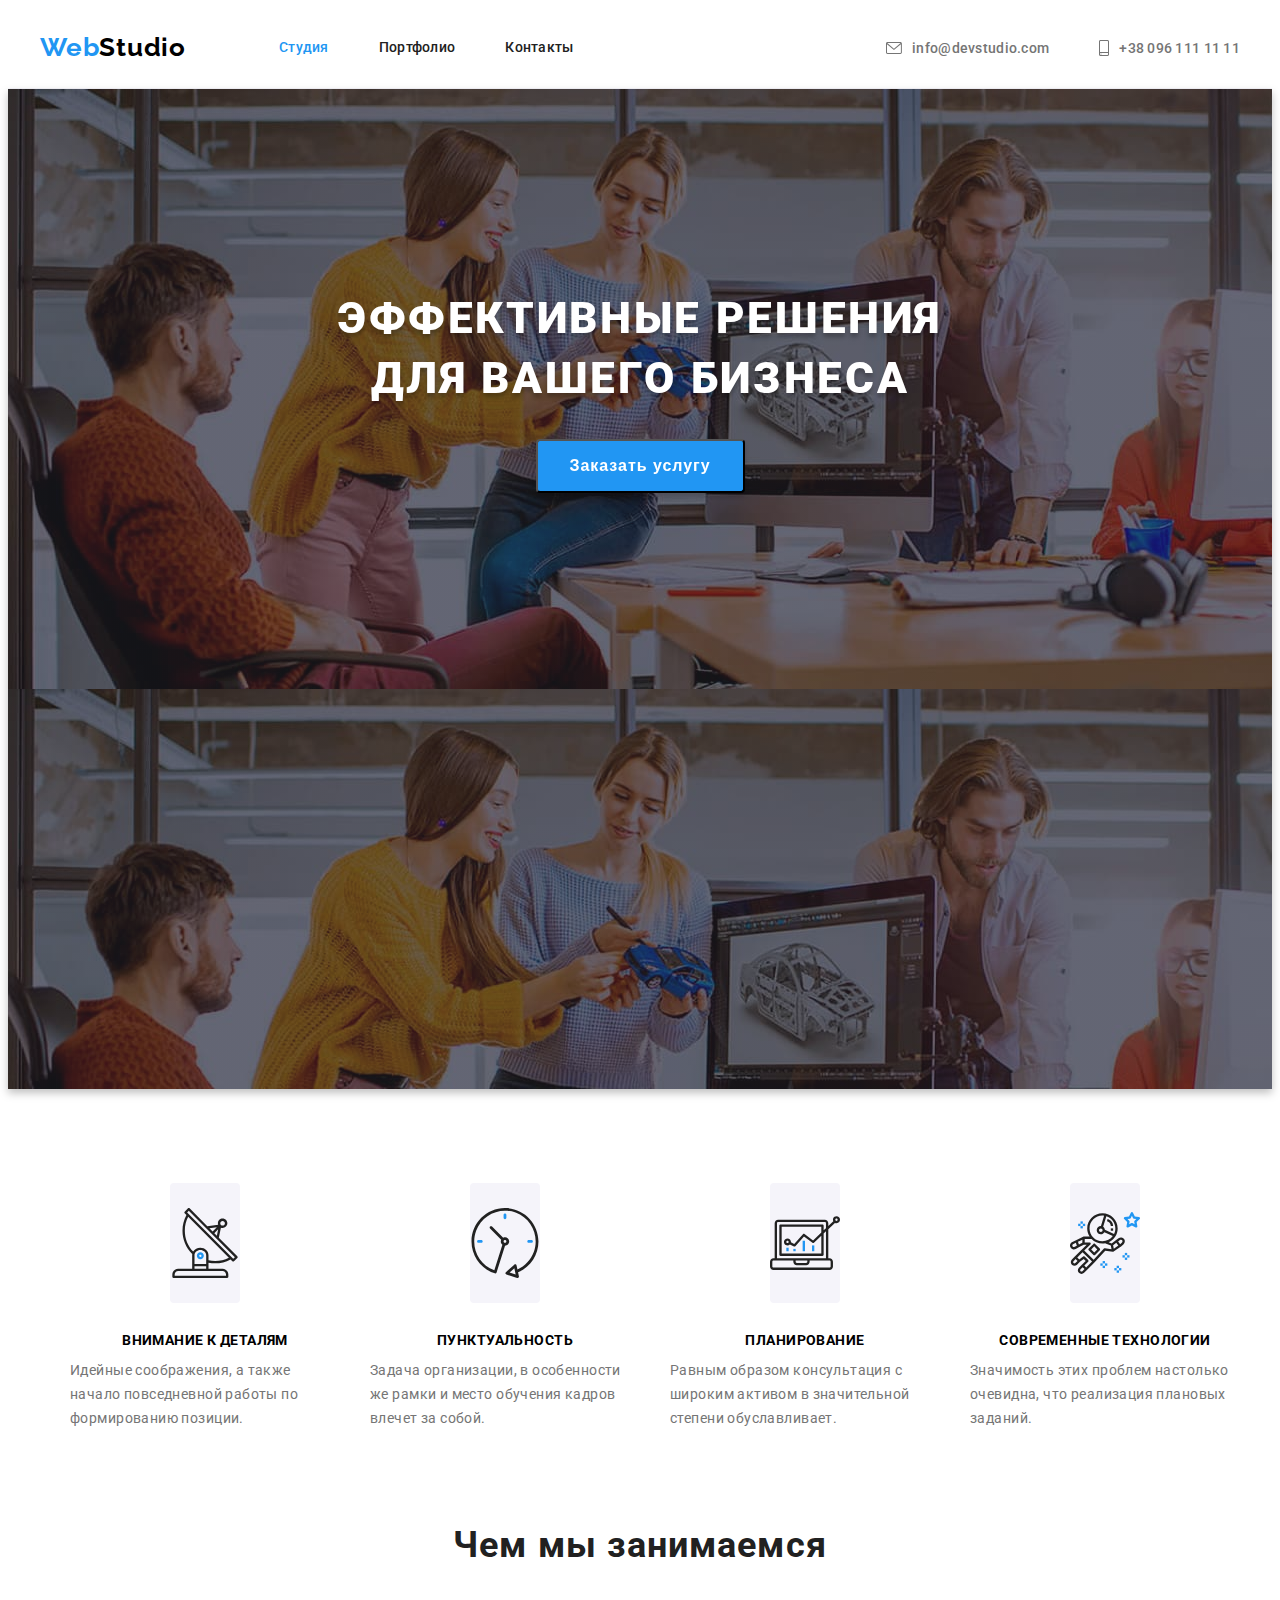
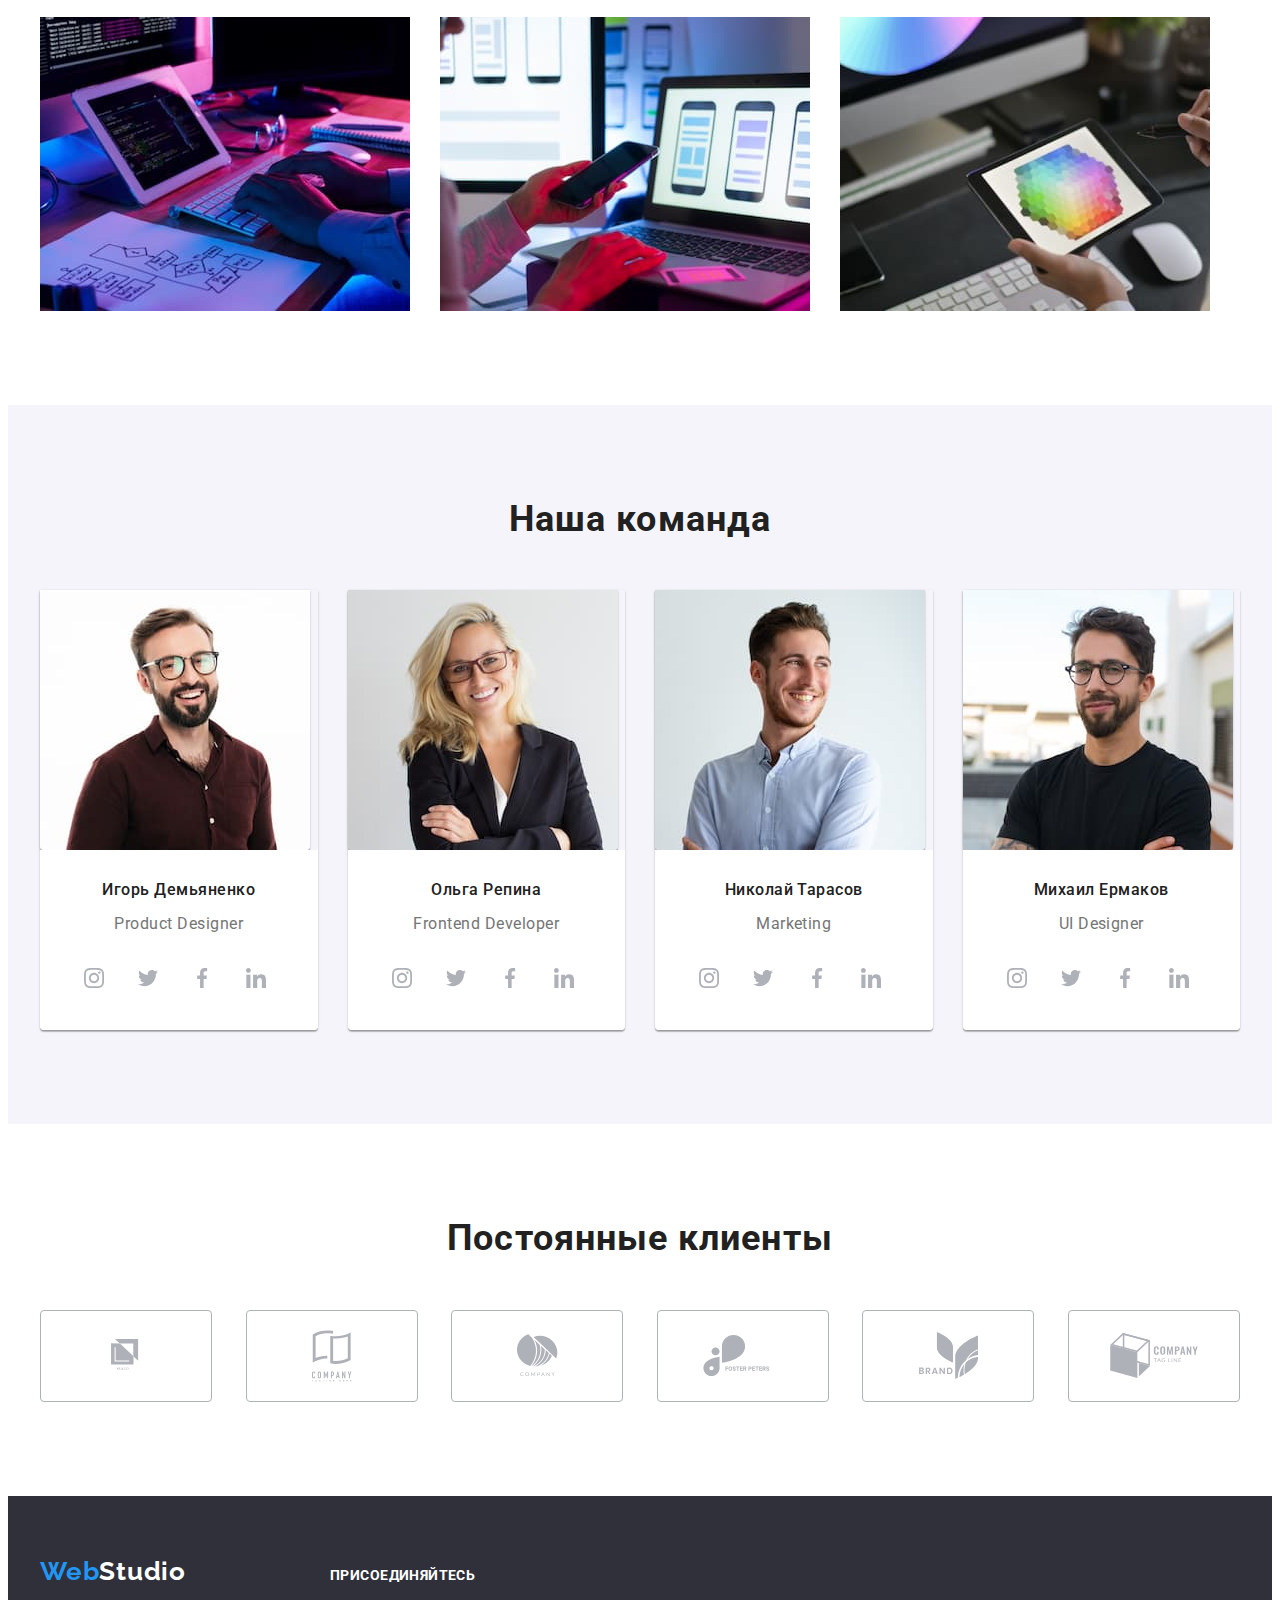
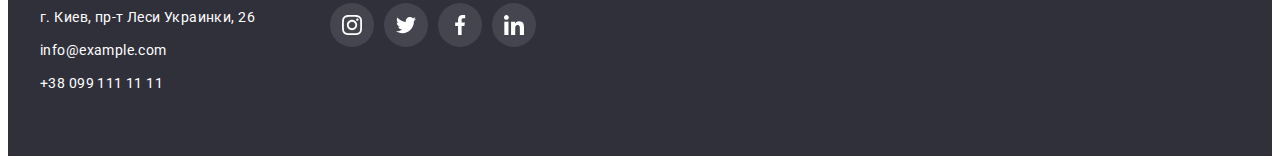
<file: index.html>
<!DOCTYPE html>
<html lang="ru">
<head>
    <meta charset="UTF-8">
    <meta name="viewport" content="width=device-width, initial-scale=1.0">
    <title>WebStudio</title>
    <link rel="stylesheet" href="https://cdnjs.cloudflare.com/ajax/libs/modern-normalize/1.0.0/modern-normalize.min.css" integrity="sha512-ISS7cAi1PEhQ8jnbJpJZMd29NlhNj4AWYyLOSp2CE/CsHxTCu+r+t0D2yoJudVrd0/8fTVPUVDzY5Tvli75u/g==" crossorigin="anonymous" />
    <link rel="preconnect" href="https://fonts.gstatic.com">
    <link href="https://fonts.googleapis.com/css2?family=Raleway:wght@700&family=Roboto:wght@400;500;700;900&display=swap" 
          rel="stylesheet">
    <link rel="stylesheet" href="css/studio.css">
</head>

    <body>
         <!--Header-->
         <header class="header">
          <div class="container container-header"> 
          <nav class="header-nav">
              <a class="logo link" href="index.html" lang="en">Web<span class="logo-web-header">Studio</span></a>
         <ul class="nav-list list">
           <li class="nav-list-item"><a class="link nav-link current" href="./index.html">Студия</a></li>
           <li class="nav-list-item"><a class="link nav-link" href="./portfolio.html">Портфолио</a></li>
           <li class="nav-list-item"><a class="link nav-link" href="#">Контакты</a></li>
         </ul>
      </nav> 
  
      <!--Контакти-->
      <ul class="list list-contact">
         <li class="contacts-list-item">
           <a class="mail-link link" href="mailto:info@devstudio.com">
            <svg width="16" height="12" class="auth-icon">
              <use href="./images/icons.svg#icon-envelope"></use>
            </svg>
             info@devstudio.com</a>
          </li>
         <li class="contacts-list-item">
           <a class="tel-link link" href="tel:+380961111111">
            <svg width="10" height="16" class="auth-icon">
              <use href="./images/icons.svg#icon-smartphone"></use>
            </svg> 
            +38 096 111 11 11</a>
          </li>
      </ul>    
     </div>
   </header> 

     
     <main>
        <!--Hero-->
        <section class="hero bg-img">
            <div class="container">
             <h1 class="hero-title">Эффективные решения <br> для вашего бизнеса</h1>
             <button class="modal-btn" type="button">Заказать услугу</button> 
            </div>
        </section>

      <!--features-->
      <section class="features">
        <div class="container">
     <h2 class="hidden-title visually-hidden" hidden>особенности</h2>
     <ul class="list features-item">
         
         <li class="title-f">
             <div class="thumb">
                <svg class="thumb-icon">
                    <use href="./images/icons.svg#icon-antenna-1"></use>
                  </svg>
             </div>
         <h3 class="title-features">Внимание к деталям</h3>
         <p class="features-dis">Идейные соображения, а также <br/> начало повседневной работы по <br/> формированию позиции.</p>
        </li>
     
        <li class="title-f">
            <div class="thumb">
                <svg class="thumb-icon">
                  <use href="./images/icons.svg#icon-clock-1"></use>
                </svg>
              </div>
        <h3 class="title-features">Пунктуальность</h3>
        <p class="features-dis">Задача организации, в особенности <br/> же рамки и место обучения кадров <br/> влечет за собой.</p>
        </li>

        <li class="title-f">
            <div class="thumb">
               <svg class="thumb-icon">
                   <use href="./images/icons.svg#icon-diagram-1"></use>
                 </svg>
            </div>
        <h3 class="title-features">Планирование</h3>
        <p class="features-dis">Равным образом консультация с <br/> широким активом в значительной <br/> степени обуславливает.</p>
       </li>

       <li class="title-f">
        <div class="thumb">
           <svg class="thumb-icon">
               <use href="./images/icons.svg#icon-astronaut-1"></use>
             </svg>
        </div>
    <h3 class="title-features">Современные технологии</h3>
    <p class="features-dis">Значимость этих проблем настолько <br/> очевидна, что реализация плановых <br/> заданий.</p>
   </li>
   </ul>
         </div>
      </section>

    <!--What-are-we-doing-->
    <section class="what-we-do">
        <div class="container">   
    <h2 class="title-chapter">Чем мы занимаемся</h2>
        
    <ul class="list img-what-we-do">
        <li class="about-list-item">
            <img class="about-list-img"
                src="./images/image_(9).jpg" 
                 alt="пальці працюють на клавіатурі планшету" 
                 width="370"
                 height="294">
        </li>

        <li class="about-list-item">
            <img class="about-list-img"
                src="./images/image_(11).jpg" 
                 alt="дівчина тримає в руках моб, на фоні ноутбука" 
                 width="370"
                 height="294">
        </li>

        <li class="about-list-item">
            <img class="about-list-img"
                src="./images/image_(12).jpg" 
                 alt="кольова гама екрану планшета, на фоні компютера" 
                 width="370"
                 height="294">
        </li>
       </ul>
      </div>
    </section>

   <!--Our-team--> 
    <section class="team">
        <div class="container">   
    <h2 class="title-team">Наша команда</h2>
    <ul class="list list-team">
        <li class="list-team-item">
            <img class="team-img" src="./images/image_(13).jpg" 
                 alt="на фото Игорь Демьяненко"  
                 width="270"
                 height="260">
                 <div class="description">
        <h3 class="title-staff">Игорь Демьяненко</h3>
        <p class="staff-position" lang="en">Product Designer</p>
        <ul class="icon-list list">
            <li class="icon-list-items">
              <a href="" class="icon-items-link">
                <div class="icons-thumb">
                  <svg class="team-icons" width="20px" height="20px">
                    <use href="./images/icons.svg#icon-instagram-2"></use>
                  </svg></div
              ></a>
            </li>
            <li class="icon-list-items">
              <a href="" class="icon-items-link">
                <div class="icons-thumb">
                  <svg class="team-icons" width="20px" height="20px">
                    <use href="./images/icons.svg#icon-twitter-1"></use>
                  </svg></div
              ></a>
            </li>
            <li class="icon-list-items">
              <a href="" class="icon-items-link">
                <div class="icons-thumb">
                  <svg class="team-icons" width="20px" height="20px">
                    <use href="./images/icons.svg#icon-facebook-1"></use>
                  </svg></div
              ></a>
            </li>
            <li class="icon-list-items">
              <a href="" class="icon-items-link">
                <div class="icons-thumb">
                  <svg class="team-icons" width="20px" height="20px">
                    <use href="./images/icons.svg#icon-linkedin-1"></use>
                  </svg></div
              ></a>
            </li>
          </ul>
        </div>
      </li>

        <li class="list-team-item">
            <img class="team-img" src="./images/image_(14).jpg" 
                 alt="на фото Ольга Репина"  
                 width="270"
                 height="260">
                 <div class="description">
        <h3 class="title-staff">Ольга Репина</h3>
        <p class="staff-position" lang="en"> Frontend Developer</p>
        <ul class="icon-list list">
            <li class="icon-list-items">
              <a href="" class="icon-items-link">
                <div class="icons-thumb">
                  <svg class="team-icons" width="20px" height="20px">
                    <use href="./images/icons.svg#icon-instagram-2"></use>
                  </svg></div
              ></a>
            </li>
            <li class="icon-list-items">
              <a href="" class="icon-items-link">
                <div class="icons-thumb">
                  <svg class="team-icons" width="20px" height="20px">
                    <use href="./images/icons.svg#icon-twitter-1"></use>
                  </svg></div
              ></a>
            </li>
            <li class="icon-list-items">
              <a href="" class="icon-items-link">
                <div class="icons-thumb">
                  <svg class="team-icons" width="20px" height="20px">
                    <use href="./images/icons.svg#icon-facebook-1"></use>
                  </svg></div
              ></a>
            </li>
            <li class="icon-list-items">
              <a href="" class="icon-items-link">
                <div class="icons-thumb">
                  <svg class="team-icons" width="20px" height="20px">
                    <use href="./images/icons.svg#icon-linkedin-1"></use>
                  </svg></div
              ></a>
            </li>
          </ul>
        </div>
      </li>
        

        <li class="list-team-item">
            <img class="team-img" src="./images/image_(15).jpg" 
                 alt="на фото Николай Тарасов"  
                 width="270"
                 height="260">
                 <div class="description">
        <h3 class="title-staff">Николай Тарасов</h3>
        <p class="staff-position" lang="en">Marketing</p> 
        <ul class="icon-list list">
            <li class="icon-list-items">
              <a href="" class="icon-items-link">
                <div class="icons-thumb">
                  <svg class="team-icons" width="20px" height="20px">
                    <use href="./images/icons.svg#icon-instagram-2"></use>
                  </svg></div
              ></a>
            </li>
            <li class="icon-list-items">
              <a href="" class="icon-items-link">
                <div class="icons-thumb">
                  <svg class="team-icons" width="20px" height="20px">
                    <use href="./images/icons.svg#icon-twitter-1"></use>
                  </svg></div
              ></a>
            </li>
            <li class="icon-list-items">
              <a href="" class="icon-items-link">
                <div class="icons-thumb">
                  <svg class="team-icons" width="20px" height="20px">
                    <use href="./images/icons.svg#icon-facebook-1"></use>
                  </svg></div
              ></a>
            </li>
            <li class="icon-list-items">
              <a href="" class="icon-items-link">
                <div class="icons-thumb">
                  <svg class="team-icons" width="20px" height="20px">
                    <use href="./images/icons.svg#icon-linkedin-1"></use>
                  </svg></div
              ></a>
            </li>
          </ul>
        </div>
      </li>


        <li class="list-team-item">
            <img class="team-img" src="./images/image_(16).jpg" 
                 alt="на фото Михаил Ермаков"  
                 width="270"
                 height="260">
                 <div class="description">
        <h3 class="title-staff">Михаил Ермаков</h3>
        <p class="staff-position" lang="en">UI Designer</p>
        <ul class="icon-list list">
            <li class="icon-list-items">
              <a href="#" class="icon-items-link">
                <div class="icons-thumb">
                  <svg class="team-icons" width="20px" height="20px">
                    <use href="./images/icons.svg#icon-instagram-2"></use>
                  </svg></div
              ></a>
            </li>
            <li class="icon-list-items">
              <a href="#" class="icon-items-link">
                <div class="icons-thumb">
                  <svg class="team-icons" width="20px" height="20px">
                    <use href="./images/icons.svg#icon-twitter-1"></use>
                  </svg></div
              ></a>
            </li>
            <li class="icon-list-items">
              <a href="#" class="icon-items-link">
                <div class="icons-thumb">
                  <svg class="team-icons" width="20px" height="20px">
                    <use href="./images/icons.svg#icon-facebook-1"></use>
                  </svg></div
              ></a>
            </li>
            <li class="icon-list-items">
              <a href="#" class="icon-items-link">
                <div class="icons-thumb">
                  <svg class="team-icons" width="20px" height="20px">
                    <use href="./images/icons.svg#icon-linkedin-1"></use>
                  </svg></div
              ></a>
            </li>
          </ul>
        </div>
      </li>
    </ul>
   </div>
  </section>

         <!--Clients-->
  <section class="partners">
    <div class="container">
      <h2 lang="ru" class="title-partners">Постоянные клиенты</h2>
      <ul class="partners-list list">
        <li class="items">
          <a href="" class="partners-link">
              <svg class="partner-logo" width="34px" height="33px">
                <use href="./images/icons.svg#icon-logo-1"></use>
              </svg>
          </a>
        </li>
        <li class="items">
          <a href="" class="partners-link">
              <svg class="partner-logo" width="40px" height="52px">
                <use href="./images/icons.svg#icon-logo-2"></use>
              </svg>
          </a>
        </li>
        <li class="items">
          <a href="" class="partners-link">
              <svg class="partner-logo" width="41" height="42.6px">
                <use href="./images/icons.svg#icon-logo-3"></use>
              </svg>
          </a>
        </li>
        <li class="items">
          <a href="" class="partners-link">
              <svg class="partner-logo" width="79.66px" height="42.02px">
                <use href="./images/icons.svg#icon-logo-4"></use>
              </svg>
          </a>
        </li>
        <li class="items">
          <a href="" class="partners-link">
              <svg class="partner-logo" width="59px" height="47px">
                <use href="./images/icons.svg#icon-logo-5"></use>
              </svg>
          </a>
        </li>
        <li class="items">
          <a href="" class="partners-link">
              <svg class="partner-logo" width="88.5px" height="45.44px">
                <use href="./images/icons.svg#icon-logo-6"></use>
              </svg>
          </a>
        </li>
      </ul>
    </div>
  </section>
</main>

    <!--Footer-->
    <footer class="footer">
        <div class="container footer-container">
            <div class="box-foot">
              <h2 class="visually-hidden">Пiдвал сайта</h2>
              <a class="logo-footer link" href="./index.html" lang="en">Web<span class="logo-web-footer">Studio</span></a>
              <address class="address">
                  <ul class="footer-list list">

                    <li class="footer-list-item"><a class="link adr-str" href="https://goo.gl/maps/SzbFPfj4iSwk4chh7" 
                          target="_blank" 
                          rel="noopener noreferrer">
                            г. Киев, пр-т Леси Украинки, 26</a>
                    </li>

                    <li class="footer-list-item"><a class="link mail-address" href="mailto:info@example.com" 
                          lang="en">info@example.com</a>
                    </li>

                    <li class="footer-list-item"><a class="link tel-address" href="tel:+380991111111">+38 099 111 11 11</a>
                    </li>
                  </ul>
              </address>
            </div>
            <div class="footer-wraper">
                <p class="invitation">Присоединяйтесь</p>
                <ul class="icon-list list">
                  <li class="icon-list-items">
                    <a href="" class="icon-items-link">
                      <div class="icons-thumb">
                        <svg class="footer-icons" width="20px" height="20px">
                          <use href="./images/icons.svg#icon-instagram-2"></use>
                        </svg></div
                    ></a>
                  </li>
                  <li class="icon-list-items">
                    <a href="" class="icon-items-link">
                      <div class="icons-thumb">
                        <svg class="footer-icons" width="20px" height="20px">
                          <use href="./images/icons.svg#icon-twitter-1"></use>
                        </svg></div
                    ></a>
                  </li>
                  <li class="icon-list-items">
                    <a href="" class="icon-items-link">
                      <div class="icons-thumb">
                        <svg class="footer-icons" width="20px" height="20px">
                          <use href="./images/icons.svg#icon-facebook-1"></use>
                        </svg></div
                    ></a>
                  </li>
                  <li class="icon-list-items">
                    <a href="" class="icon-items-link">
                      <div class="icons-thumb">
                        <svg class="footer-icons" width="20px" height="20px">
                          <use href="./images/icons.svg#icon-linkedin-1"></use>
                        </svg></div
                    ></a>
                  </li>
                </ul>
            </div>
        </div>
    </footer>
   </body>
</html>
</file>
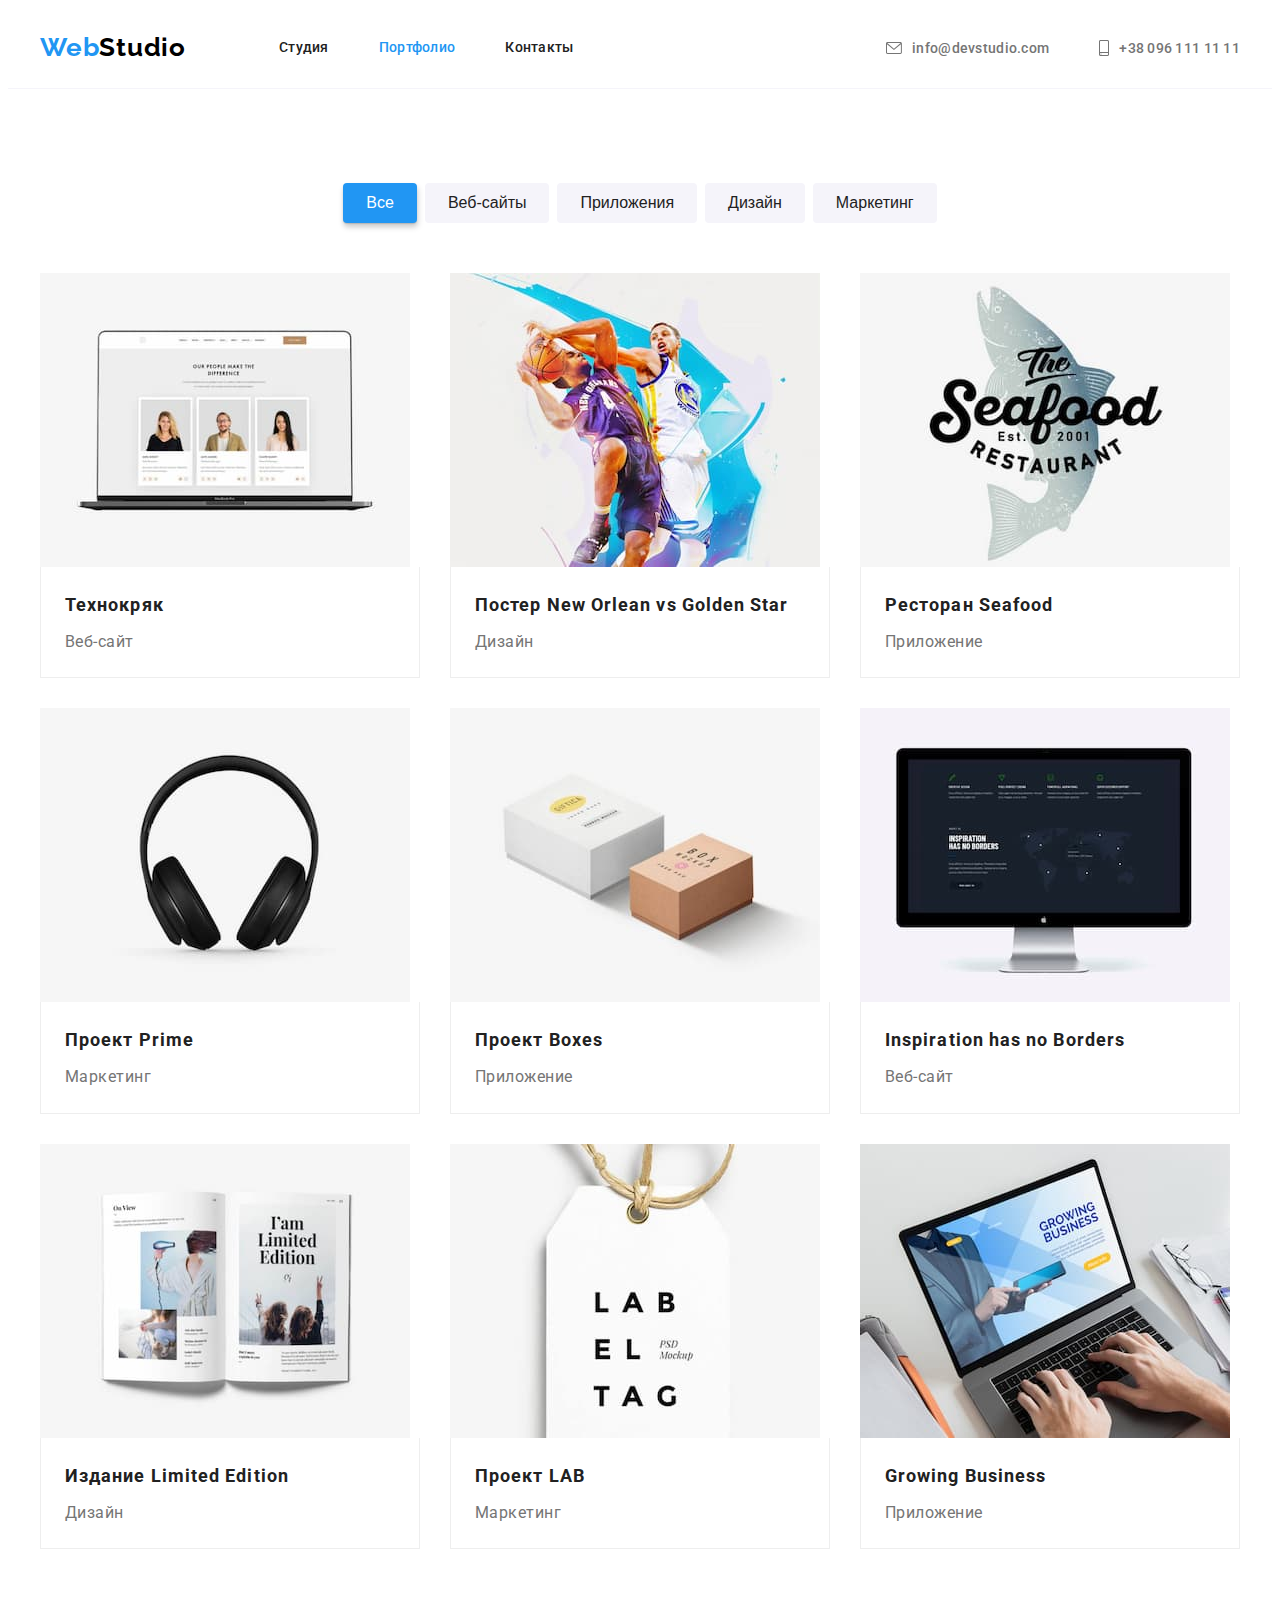
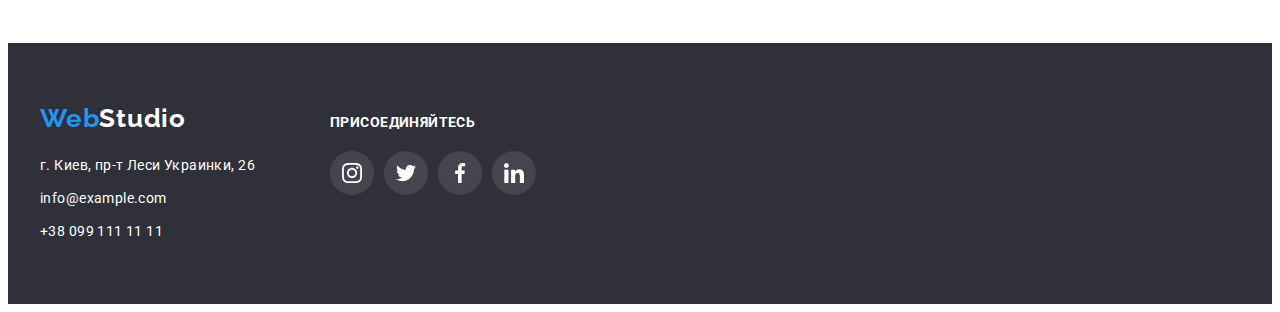
<file: portfolio.html>
<!DOCTYPE html>
<html lang="ru">
<head>
    <meta charset="UTF-8">
    <meta name="viewport" content="width=device-width, initial-scale=1.0">
    <title>Portfolio</title>
    <link rel="stylesheet" href="https://cdnjs.cloudflare.com/ajax/libs/modern-normalize/1.0.0/modern-normalize.min.css"
          integrity="sha512-ISS7cAi1PEhQ8jnbJpJZMd29NlhNj4AWYyLOSp2CE/CsHxTCu+r+t0D2yoJudVrd0/8fTVPUVDzY5Tvli75u/g=="
          crossorigin="anonymous"/>
    <link rel="preconnect" href="https://fonts.gstatic.com">
    <link href="https://fonts.googleapis.com/css2?family=Raleway:wght@700&family=Roboto:wght@400;500;700;900&display=swap"
          rel="stylesheet">
    <link rel="stylesheet" href="css/studio.css">
</head>

<body>
     <!--Header-->
     <header class="header">
        <div class="container container-header"> 
        <nav class="header-nav">
            <a class="logo link" href="index.html" lang="en">Web<span class="logo-web-header">Studio</span></a>
       <ul class="nav-list list">
         <li class="nav-list-item"><a class="link nav-link" href="./index.html">Студия</a></li>
         <li class="nav-list-item"><a class="link nav-link current" href="./portfolio.html">Портфолио</a></li>
         <li class="nav-list-item"><a class="link nav-link" href="#">Контакты</a></li>
       </ul>
    </nav> 

    <!--Контакти-->
    <ul class="list list-contact">
       <li class="contacts-list-item">
         <a class="mail-link link" href="mailto:info@devstudio.com">
          <svg width="16" height="12" class="auth-icon">
            <use href="./images/icons.svg#icon-envelope"></use>
          </svg>
           info@devstudio.com</a>
        </li>
       <li class="contacts-list-item">
         <a class="tel-link link" href="tel:+380961111111">
          <svg width="10" height="16" class="auth-icon">
            <use href="./images/icons.svg#icon-smartphone"></use>
          </svg> 
          +38 096 111 11 11</a>
        </li>
    </ul>    
   </div>
 </header> 
 
  <main>
    <!--Hero-->
    <section class="portfolio-section">
        <div class="container">
        <h1 class="visually-hidden">особенности</h1>

        <ul class="list filter-btn-list">
            <li class="filter-btn-item">
                <button class="navigation-btn-a" type="button">Все</button>
            </li>
            <li class="filter-btn-item">
                <button class="navigation-btn" type="button">Веб-сайты</button>
            </li>
            <li class="filter-btn-item">
                <button class="navigation-btn" type="button">Приложения</button>
            </li>
            <li class="filter-btn-item">
                <button class="navigation-btn" type="button">Дизайн</button>
            </li>
            <li class="filter-btn-item">
                <button class="navigation-btn" type="button">Маркетинг</button>
            </li>
        </ul>


        <!--Portfolio-->

        <ul class="portfolio-list list">
            <li class="portfolio-item">
                <a class="link" href="#">
                    <img src="./images/image_(1).jpg" alt="на екрані ноутбуку зображені три особи"
                    width="370"
                    height="294">
                    <div class="portfolio-desc-card">
                    <h2 class="portfolio-title">Технокряк</h2>
                    <p class="portfolio-desc">Веб-сайт</p>
                </div>
                </a>
            </li>


            <li class="portfolio-item">
                <a class="link" href="#">
                    <img src="images/image_(10).jpg" alt="два баскетболісти грають у баскетбол"
                    width="370"
                    height="294">
                    <div class="portfolio-desc-card">
                    <h2 class="portfolio-title">Постер New Orlean vs Golden Star</h2>
                    <p class="portfolio-desc">Дизайн</p>
                </div>
                </a>
            </li>


            <li class="portfolio-item">
                <a class="link" href="#">
                    <img src="images/image_(2).jpg" alt="Реклама ресторану Seafood"
                    width="370"
                    height="294">
                    <div class="portfolio-desc-card">
                    <h2 class="portfolio-title">Ресторан Seafood</h2>
                    <p class="portfolio-desc">Приложение</p>
                </div>
                </a>
            </li>


            <li class="portfolio-item">
                <a class="link" href="#">
                    <img src="images/image_(3).jpg" alt="великі навушники"
                    width="370"
                    height="294">
                    <div class="portfolio-desc-card">
                    <h2 class="portfolio-title">Проект Prime</h2>
                    <p class="portfolio-desc">Маркетинг</p>
                </div>
                </a>
            </li>


            <li class="portfolio-item">
                <a class="link" href="#">
                    <img src="images/image_(4).jpg" alt="дві коробки: біла та коричнева"
                    width="370"
                    height="294">
                    <div class="portfolio-desc-card">
                    <h2 class="portfolio-title">Проект Boxes</h2>
                    <p class="portfolio-desc">Приложение</p>
                </div>
                </a>
            </li>


            <li class="portfolio-item">
                <a class="link" href="#">
                    <img src="images/image_(5).jpg" alt="монітор компютера"
                    width="370"
                    height="294">
                    <div class="portfolio-desc-card">
                    <h2 class="portfolio-title">Inspiration has no Borders</h2>
                    <p class="portfolio-desc">Веб-сайт</p>
                </div>
                </a>
            </li>


            <li class="portfolio-item">
                <a class="link" href="#">
                    <img src="images/image_(6).jpg" alt="розгорнута книга з ілюстраціями"
                    width="370"
                    height="294">
                    <div class="portfolio-desc-card">
                    <h2 class="portfolio-title">Издание Limited Edition</h2>
                    <p class="portfolio-desc">Дизайн</p>
                </div>
                </a>
            </li>


            <li class="portfolio-item">
                <a class="link" href="#">
                    <img src="images/image_(7).jpg" alt="бірка label tag"
                    width="370"
                    height="294">
                    <div class="portfolio-desc-card">
                    <h2 class="portfolio-title">Проект LAB</h2>
                    <p class="portfolio-desc">Маркетинг</p>
                </div>
                </a>
                </li>


            <li class="portfolio-item">
                <a class="link" href="#">
                    <img src="images/image_(8).jpg" alt="пальці рук працюють на ноутбуці"
                    width="370"
                    height="294">
                    <div class="portfolio-desc-card">
                    <h2 class="portfolio-title">Growing Business</h2>
                    <p class="portfolio-desc">Приложение</p>
                </div>
                </a>
            </li>
        </ul>
    </div>
  </section>
</main>

<!--Footer-->
<footer class="footer">
  <div class="container footer-container">
      <div class="box-foot">
        <h2 class="visually-hidden">Пiдвал сайта</h2>
        <a class="logo-footer link" href="./index.html" lang="en">Web<span class="logo-web-footer">Studio</span></a>
        <address class="address">
            <ul class="footer-list list">

              <li class="footer-list-item"><a class="link adr-str" href="https://goo.gl/maps/SzbFPfj4iSwk4chh7" 
                    target="_blank" 
                    rel="noopener noreferrer">
                      г. Киев, пр-т Леси Украинки, 26</a>
              </li>

              <li class="footer-list-item"><a class="link mail-address" href="mailto:info@example.com" 
                    lang="en">info@example.com</a>
              </li>

              <li class="footer-list-item"><a class="link tel-address" href="tel:+380991111111">+38 099 111 11 11</a>
              </li>
            </ul>
        </address>
      </div>
      <div class="footer-wraper">
          <p class="invitation">Присоединяйтесь</p>
          <ul class="icon-list list">
            <li class="icon-list-items">
              <a href="" class="icon-items-link">
                <div class="icons-thumb">
                  <svg class="footer-icons" width="20px" height="20px">
                    <use href="./images/icons.svg#icon-instagram-2"></use>
                  </svg></div
              ></a>
            </li>
            <li class="icon-list-items">
              <a href="" class="icon-items-link">
                <div class="icons-thumb">
                  <svg class="footer-icons" width="20px" height="20px">
                    <use href="./images/icons.svg#icon-twitter-1"></use>
                  </svg></div
              ></a>
            </li>
            <li class="icon-list-items">
              <a href="" class="icon-items-link">
                <div class="icons-thumb">
                  <svg class="footer-icons" width="20px" height="20px">
                    <use href="./images/icons.svg#icon-facebook-1"></use>
                  </svg></div
              ></a>
            </li>
            <li class="icon-list-items">
              <a href="" class="icon-items-link">
                <div class="icons-thumb">
                  <svg class="footer-icons" width="20px" height="20px">
                    <use href="./images/icons.svg#icon-linkedin-1"></use>
                  </svg></div
              ></a>
            </li>
          </ul>
      </div>
  </div>
</footer>
</body>
</html>
</file>
<file: css/studio.css>
:root {
    --main-font: "Roboto" , sans-serif;
    --secondary-font: "Raleway" , sans-serif;
    --logo-color: #000000;
    --accent-color: #2196F3;
    --title-text-color: #212121;
    --discription-text-color: #757575;
    --background-color: #2f303a;
    --white-text-back-color: #ffffff;
    --back-team-color: #f5f4fa;
    --background-second: #E5E5E5;
    --background-btn-hover: #188ce8;
    --partner-icon: #afb1b8;
    --gradient-color: rgba(47, 48, 58, 0.4);
    --shadow-bg: rgba(0, 0, 0, 0.25);
    --portfolio-color: #eeeeee;
}

body {
    font-family: var(--main-font) ;
    letter-spacing: 0.03em;
    background-color: var(--white-text-back-color);
}

h1,
h2,
h3,
h4,
p {
    margin: 0;
}

ul, 
ol {
    margin: 0;
    padding: 0;
}

img {
    display: block;
}

.link {
    text-decoration: none;
}

.list {
    list-style: none;
}

.address {
    font-style: normal;
}

/* Header section */


.header {
    /* padding-top: 25px;
    padding-bottom: 24px; */
    border-bottom: 1px solid var(--back-team-color);
}

.header .container {
    display: flex;
    align-items: center;
}

.header-nav {
    display: flex;
    align-items: center;
}

.visually-hidden {
    position: absolute !important;
    clip: rect(1px 1px 1px 1px); /* IE6, IE7 */
    clip: rect(1px, 1px, 1px, 1px);
    padding: 0 !important;
    border: 0 !important;
    height: 1px !important;
    width: 1px !important;
    overflow: hidden;
}

.container {
    width: 1200px;
    margin: 0 auto;
    padding-left: 15px;
    padding-right: 15px;
}

.logo {
    font-family: var(--secondary-font);
    font-weight: 700;
    font-size: 26px;
    line-height: 1.19;
    letter-spacing: 0.03em;
    color: var(--accent-color);
    margin-right: 93px;
    padding-top: 24px;
    padding-bottom: 25px;
}

.logo-web-header {
    color: var(--logo-color);
    padding-top: 24px;
    padding-bottom: 25px;
}

.logo-web-footer {
    color: var(--white-text-back-color);
}

.nav-link {
    display: block;
    font-weight: 500;
    font-size: 14px;
    line-height: 1.14;
    letter-spacing: 0.02em;
    padding-top: 32px;
    padding-bottom: 32px;
    color: var(--title-text-color);
}

.nav-list {
    display: flex;
    align-items: center;
    
}

.nav-list-item:not(:last-child) {
    margin-right: 50px;
}


.nav-link:hover,
.nav-link:focus {
    color: var(--accent-color) ;
}



.link.nav-link.current {
    color: var(--accent-color) ;
}

.current {
    color: var(--accent-color);
}


/* .Contacts section */

.contacts-list-item:not(:last-child) {
    margin-right: 50px;
}

.list-contact {
    display: flex;
    align-items: center;
    margin-left: auto;
}

.auth-icon {
    /* fill: var(--discription-text-color); */
    margin-right: 10px;
}

.mail-link {
    display: flex;
    align-items: center;
    font-weight: 500;
    font-size: 14px;
    line-height: 1.15;
    letter-spacing: 0.02em;
    padding-top: 32px;
    padding-bottom: 32px;
    color: var(--discription-text-color);
    fill: var(--discription-text-color);
}

.auth-icon:hover ,
.auth-icon:focus {
    fill: var(--accent-color);
}

.tel-link {
    display: flex;
    align-items: center;
    font-weight: 500;
    font-size: 14px;
    line-height: 1.15;
    letter-spacing: 0.02em;
    padding-top: 32px;
    padding-bottom: 32px;
    color: var(--discription-text-color);
    fill: var(--discription-text-color);
}

.mail-link:hover,
.mail-link:focus {
  color: var(--accent-color);
  fill: var(--accent-color);
}

.tel-link:hover,
.tel-link:focus {
  color: var(--accent-color);
  fill: var(--accent-color);
}

/* Hero section */

.hero {
    padding-top: 200px;
    padding-bottom: 200px;
    margin-left: auto;
    margin-right: auto;
    background-color: var(--background-color);
}    

.bg-img {
    max-width: 1600px;
    height: 600px;
    margin-left: auto;
    margin-right: auto;
    background-image: linear-gradient( rgba(47, 48, 58, 0.4), rgba(47, 48, 58, 0.4)), url(../images/Img_BG.jpg);
    filter: drop-shadow(0px 4px 4px rgba(0, 0, 0, 0.25));

    
}
.modal-btn {
    display: block;
    margin-left: auto;
    margin-right: auto;
    padding-left: 32px;
    padding-right: 32px;
    padding-top: 10px;
    padding-bottom: 10px;
    box-shadow: 0px 4px 4px rgba(0, 0, 0, 0.15);
    border-radius: 4px;
    font-weight: 700;
    font-size: 16px;
    line-height: 1.88;
    letter-spacing: 0.06em;
    background-color: var(--accent-color);
    color: var(--white-text-back-color);
    cursor: pointer;
}

.modal-btn:hover,
.modal-btn-focus {
    background-color: var(--background-btn-hover);
    box-shadow: 0px 4px 4px rgba(0, 0, 0, 0.15);
    border-radius: 4px;
}

.hero-title {
    display: block;
    margin-left: auto;
    margin-right: auto;
    margin-bottom: 30px;
    font-weight: 900;
    font-size: 44px;
    line-height: 1.36;
    letter-spacing: 0.06em;
    text-transform: uppercase;
    text-align: center;
    color: var(--white-text-back-color);
    text-shadow: 0px 4px 4px rgba(0, 0, 0, 0.25);
 }

/* Features section */

.features {
    padding-top: 94px;
    padding-bottom: 47px;
}

.visually-hidden-title {
    position: absolute;
    width: 1px;
    height: 1px;
    margin: -1px;
    border: 0;
    padding: 0;
    white-space: nowrap;
    clip-path: inset(100%);
    clip: rect(0 0 0 0);
    overflow: hidden;
  }
.features-item {
    display: flex;
    justify-content: center;
    margin-left: 0px;
    margin-top: 0px;
    padding: 0px;
}

.features-item .title-f {
    width: 270px;
    justify-items: center;
}

.features-item .title-f {
    margin-left: 30px;
}

.thumb-icon {
    width: 70px;
    height: 70px;
}

.title-features {
    margin-top: 0px;
    margin-bottom: 10px;
    font-weight: 700;
    font-size: 14px;
    line-height: 1.14;
    text-transform: uppercase;
    letter-spacing: 0.03em;
}

.features-dis {
    display: inline-block;
    margin-top: 0px;
    margin-bottom: 0px;
    font-size: 14px;
    line-height: 1.71;
    letter-spacing: 0.03em;
    color: var(--discription-text-color); 
}

.thumb {
    height: 120px;
    background-color: #f5f4fa;
    border-radius: 4px;
    margin-bottom: 30px;
    display: flex;
    justify-content: center;
    align-items: center;
    border-radius: 4px;
}

/* What are we doing section */

.img-what-we-do {
    display: flex;
}

.what-we-do {
    display: flex;
    padding-bottom: 94px;
    padding-top: 47px;
    background-color: var(--white-text-back-color);
}

.title-chapter {
    margin-bottom: 50px;
    font-weight: 700;
    font-size: 36px;
    line-height: 1.16;
    text-align: center;
    letter-spacing: 0.03em;
    color: var(--title-text-color);
}

.about-list-item {
    margin-right: 30px;
}

.img-what-we-do:nth-child(3) {
    margin-right: 0;
}

/* Our team section */

.team {
    background-color: var(--back-team-color);
    padding-bottom: 94px;
    padding-top: 94px;
}

.title-team {
    margin-bottom: 50px;
    font-weight: 700;
    font-size: 36px;
    line-height: 1.16;
    text-align: center;
    letter-spacing: 0.03em;
    color: var(--title-text-color);
}

.list-team {
    display: flex;
    align-items: center;
    margin-left: -30px;
    margin-top: -30px;
}

.team .list-team-item .team-img {
    background: var(--secondary-accent-color);
    box-shadow: 0px 1px 3px rgba(0, 0, 0, 0.12), 0px 1px 1px rgba(0, 0, 0, 0.14),
    0px 2px 1px rgba(0, 0, 0, 0.2);
    border-radius: 0px 0px 4px 4px;
    
}

.list-team-item {
    flex-basis: calc(100% / 4 - 30px);
    margin-left: 30px;
    margin-top: 30px;
    box-shadow: 0px 1px 3px hsla(0, 0%, 0%, 0.12), 0px 1px 1px rgba(0, 0, 0, 0.14),
    0px 2px 1px rgba(0, 0, 0, 0.2);
    border-radius: 0px 0px 4px 4px;
}

.description {
    padding: 30px 32px;
    background-color: var(--white-text-back-color);
    border-radius: 0px 0px 4px 4px;
}


.title-staff {
    text-align: center;
    font-weight: 500;
    font-size: 16px;
    line-height: 1.19;
    letter-spacing: 0.03em;
    margin-bottom: 10px;
    color: var(--title-text-color);
}

.staff-position {
    font-weight: 400;
    font-size: 16px;
    line-height: 1.9;
    letter-spacing: 0.03em;
    text-align: center;
    margin-bottom: 16px;
    color: var(--discription-text-color);
}

.team .icon-list {
    display: flex;
    margin-left: auto;
    margin-right: auto;
}

.icons-thumb {
    display: flex;
    height: 44px;
    width: 44px;
    justify-content: center;
    align-items: center;
    border-radius: 50%;
}

.team-icons {
    fill: var(--partner-icon)
}

.icon-items-link:hover .icons-thumb,
.icon-items-link:focus .icons-thumb,
.icon-items-link:hover .team-icons,
.icon-items-link:focus .team-icons {
    fill: var(--white-text-back-color);
    background-color: var(--accent-color)
}

/* Clients  */

.partners-list {
    display: flex;
    justify-content: space-between;
}

.partners {
    padding-bottom: 94px;
    padding-top: 94px;
}

.title-partners {
    margin-bottom: 50px;
    font-weight: 700;
    font-size: 36px;
    line-height: 1.16;
    text-align: center;
    letter-spacing: 0.03em;
    color: var(--title-text-color);
}
.partners-link {
    display: flex;
    justify-content: center;
    align-items: center;
    width: 170px;
    height: 90px;
    border-radius: 4px;
    border: 1px solid var(--partner-icon);
    fill: var(--partner-icon);
  
}
.partners-link:hover,
.partners-link:focus {
    border: 1px solid var(--accent-color);
}

.partners-link:hover,
.partners-link:focus {
    fill: var(--accent-color);
}


/* Footer section */
.footer {
    margin-bottom: 0;
    display: flex;
    align-items: baseline;
    background-color: var(--background-color);
}
.footer-container {
    display: flex;
    align-items: baseline;
    padding-top: 60px;
    padding-bottom: 60px;
    
}

.box-foot {
    margin-right: 75px;
}

.footer-wraper {
    align-items: baseline;
}

.logo-footer {
    display: block;
    margin-right: 0;
    margin-bottom: 20px;
    font-family: var(--secondary-font);
    font-weight: 700;
    font-size: 26px;
    line-height: 1.19;
    letter-spacing: 0.03em;
    color: var(--accent-color); 
}

.address {
    font-style: normal;
}

.footer-list-item {
    color: var(--white-text-back-color);
}

.adr-str,
.mail-address,
.tel-address {
    font-size: 14px;
    line-height: 1.71;
    letter-spacing: 0.03em;
    color: var(--white-text-back-color);
}

.footer-list-item:not(:last-child) {
  margin-bottom: 9px;
}
.adr-str:hover,
.adr-str:focus {
    color: var(--accent-color) ;
}

.mail-address:hover,
.mail-address:focus {
    color: var(--accent-color) ;
}

.tel-address:hover,
.tel-address:focus {
    color: var(--accent-color) ;
}


.invitation {
    margin-bottom: 20px;
    text-transform: uppercase;
    font-weight: 700;
    font-size: 14px;
    line-height: 1.14;
    letter-spacing: 0.03em;
    color: var(--white-text-back-color);
}

.footer .icon-list {
    display: flex;
  }
  
  .footer-wraper:not(:last-child) {
    margin-right: 70px;
  }
  
  .icon-list-items:not(:last-child) {
    margin-right: 10px;
  }
  
  .footer .icons-thumb {
    background-color: rgba(255, 255, 255, 0.1);
  }
  .footer-icons {
    fill: var(--white-text-back-color);
}
  
  

/* === portfolio filters btn ===*/

.portfolio-section {
    padding-top: 94px;
    padding-bottom: 94px;
}

.filter-btn-list {
    display: flex;
    align-items: center;
    justify-content: center;
    margin-bottom: 50px;
}

/* Filter button section */

.navigation-btn {
    border: 1px solid transparent;
    border-radius: 4px;
    padding: 6px 22px 6px 22px;
    background: var(--accent-color);
    font-weight: 500;
    font-size: 16px;
    line-height: 1.63;
    cursor: pointer;
    color: var(--title-text-color);
    background: var(--back-team-color)
  }

.navigation-btn:hover,
.navigation-btn:focus {
    background-color: var(--accent-color);
    color: var(--white-text-back-color);
    cursor: pointer;
}

.navigation-btn:hover,
.navigation-btn:focus {
    box-shadow: 0px 3px 1px rgba(0, 0, 0, 0.1), 0px 1px 2px rgba(0, 0, 0, 0.08),
    0px 2px 2px rgba(0, 0, 0, 0.12);
}

.portfolio-item:hover,
.portfolio-item:focus {
    box-shadow: 0px 1px 1px rgba(0, 0, 0, 0.12), 0px 4px 4px rgba(0, 0, 0, 0.06),
    1px 4px 6px rgba(0, 0, 0, 0.16);
}
.navigation-btn-a {
    border: 1px solid transparent;
    border-radius: 4px;
    padding: 6px 22px 6px 22px;
    background: var(--accent-color);
    font-weight: 500;
    font-size: 16px;
    line-height: 1.63;
    cursor: pointer;
    color: var(--white-text-back-color);
    box-shadow: 0px 1px 1px rgba(0, 0, 0, 0.12), 0px 4px 4px rgba(0, 0, 0, 0.06),
    1px 4px 6px rgba(0, 0, 0, 0.16);
    
}

    <!--Hero-->

.filter-btn-item:hover,
.filter-btn-item:focus {
    cursor: pointer;
    color: var(white-text-back-color);
    background-color: var(--accent-color);
}

.filter-btn-item:not(:last-child) {
    margin-right: 8px;
}

/* Portfolio section */

.portfolio-list {
    display: flex;
  flex-wrap: wrap;
  margin-left: -30px;
  margin-top: -30px;
}

.portfolio-item {
    flex-basis: calc(100% / 3 - 30px);
    margin-left: 30px;
    margin-top: 30px;
    
}

.portfolio-desc-card {
    padding: 20px 24px;
    border: 1px solid var(--portfolio-color);
    border-top: none;
}
.portfolio-title {
    margin-bottom: 4px;
    font-weight: 700;
    font-size: 18px;
    line-height: 2;
    letter-spacing: 0.06em;
    color: var(--title-text-color);
}

.portfolio-desc {
    font-size: 16px;
    line-height : 1.89;
    color: var(--discription-text-color);
}
</file>
